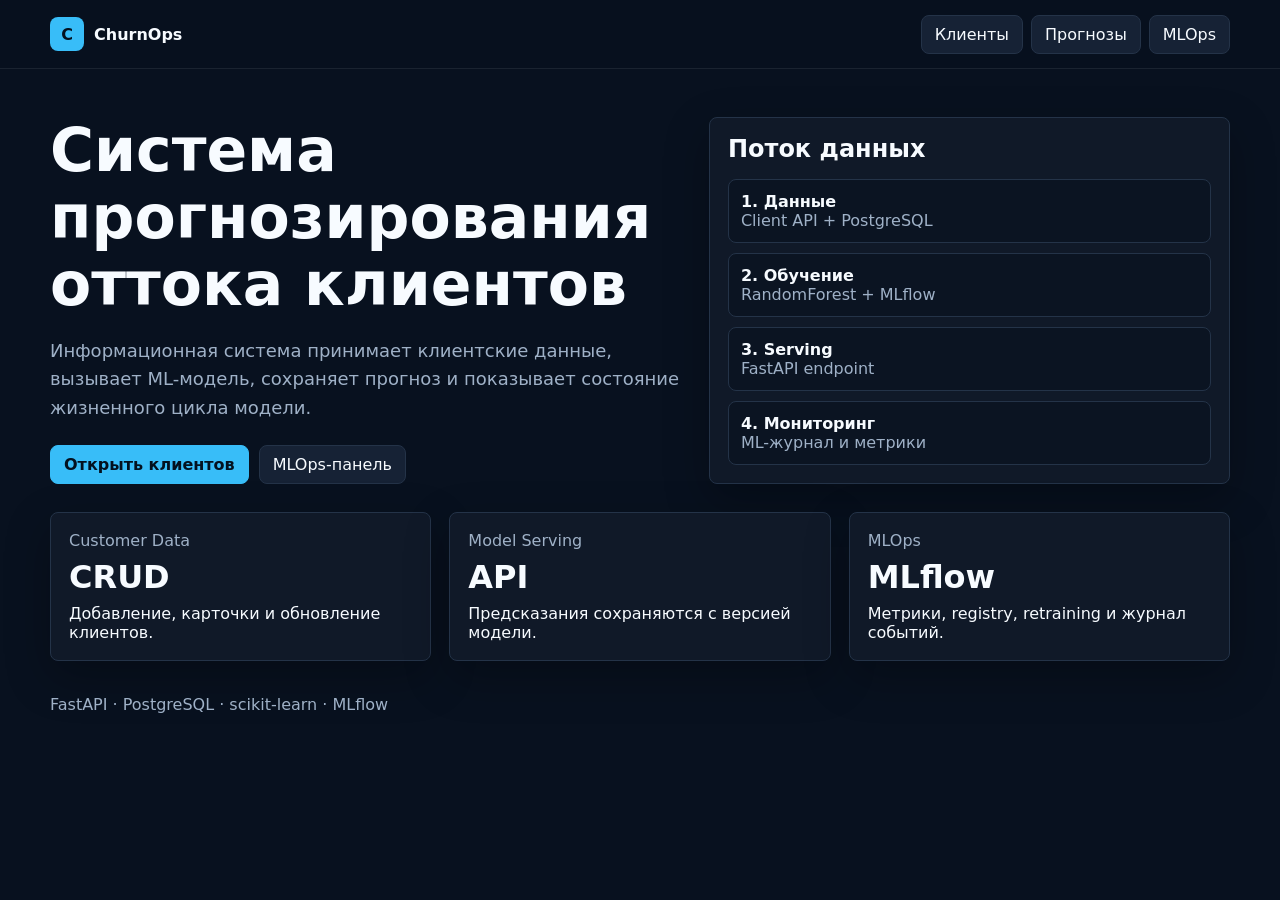
<file: frontend/index.html>
<!doctype html>
<html lang="ru">
  <head>
    <meta charset="utf-8" />
    <meta name="viewport" content="width=device-width, initial-scale=1" />
    <title>ChurnOps | Главная</title>
    <link rel="stylesheet" href="css/styles.css" />
  </head>
  <body>
    <header class="topbar">
      <nav class="shell nav">
        <a class="brand" href="index.html"><span class="brand-mark">C</span>ChurnOps</a>
        <div class="nav-links">
          <a href="clients.html">Клиенты</a>
          <a href="predictions.html">Прогнозы</a>
          <a href="ml_dashboard.html">MLOps</a>
        </div>
      </nav>
    </header>

    <main class="shell">
      <section class="hero">
        <div class="hero-grid">
          <div>
            <h1>Система прогнозирования оттока клиентов</h1>
            <p class="lead">
              Информационная система принимает клиентские данные, вызывает ML-модель, сохраняет прогноз и показывает состояние жизненного цикла модели.
            </p>
            <div class="toolbar" style="margin-top: 22px">
              <a class="button primary" href="clients.html">Открыть клиентов</a>
              <a class="button" href="ml_dashboard.html">MLOps-панель</a>
            </div>
          </div>
          <div class="card">
            <div class="card-body">
              <h2>Поток данных</h2>
              <div class="log-list" style="margin-top: 16px">
                <div class="log-item"><strong>1. Данные</strong><div class="muted">Client API + PostgreSQL</div></div>
                <div class="log-item"><strong>2. Обучение</strong><div class="muted">RandomForest + MLflow</div></div>
                <div class="log-item"><strong>3. Serving</strong><div class="muted">FastAPI endpoint</div></div>
                <div class="log-item"><strong>4. Мониторинг</strong><div class="muted">ML-журнал и метрики</div></div>
              </div>
            </div>
          </div>
        </div>
      </section>

      <section class="grid three">
        <a class="card" href="clients.html">
          <div class="card-body metric">
            <span class="muted">Customer Data</span>
            <span class="value">CRUD</span>
            <span>Добавление, карточки и обновление клиентов.</span>
          </div>
        </a>
        <a class="card" href="predictions.html">
          <div class="card-body metric">
            <span class="muted">Model Serving</span>
            <span class="value">API</span>
            <span>Предсказания сохраняются с версией модели.</span>
          </div>
        </a>
        <a class="card" href="ml_dashboard.html">
          <div class="card-body metric">
            <span class="muted">MLOps</span>
            <span class="value">MLflow</span>
            <span>Метрики, registry, retraining и журнал событий.</span>
          </div>
        </a>
      </section>
    </main>

    <footer class="shell">FastAPI · PostgreSQL · scikit-learn · MLflow</footer>
  </body>
</html>
</file>
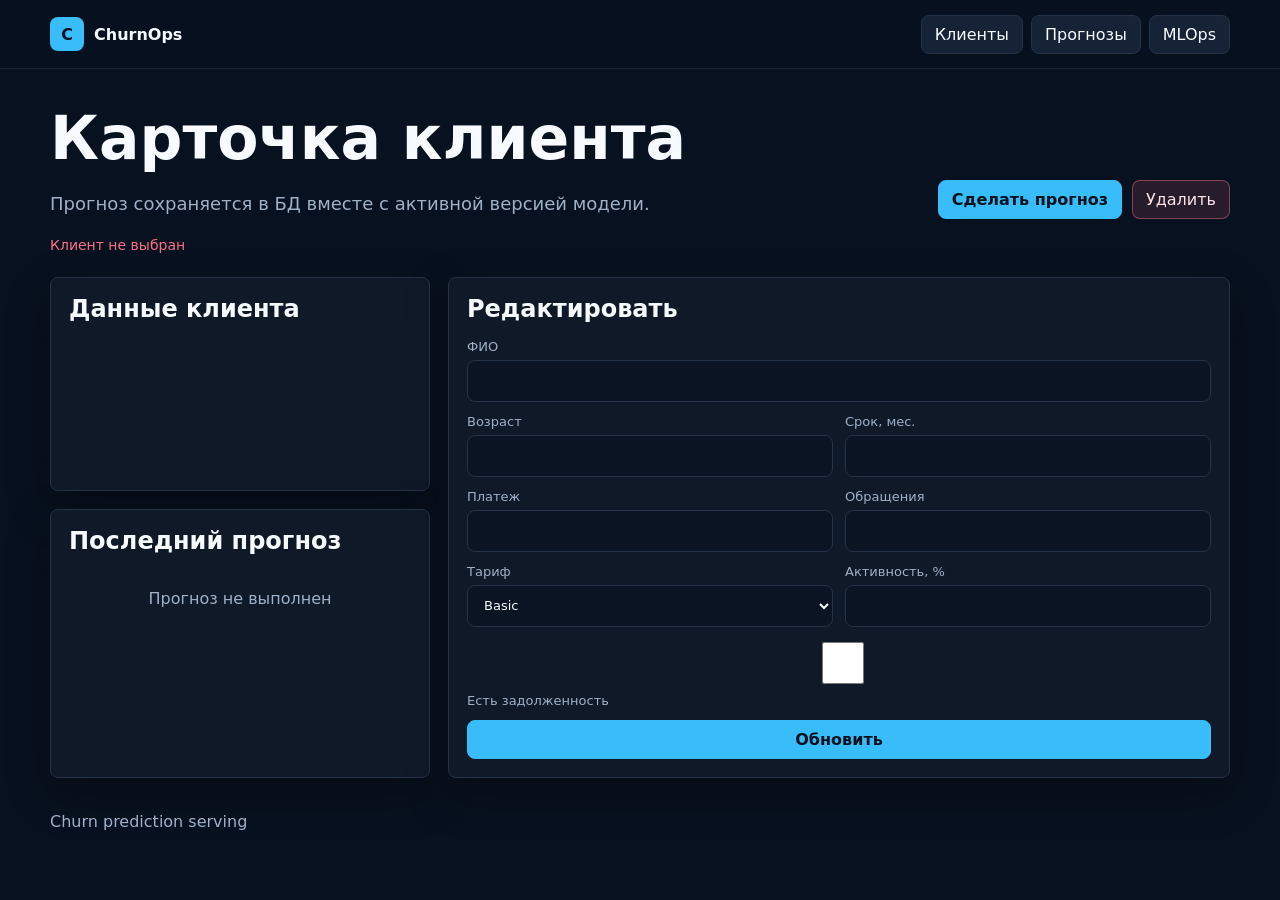
<file: frontend/client_detail.html>
<!doctype html>
<html lang="ru">
  <head>
    <meta charset="utf-8" />
    <meta name="viewport" content="width=device-width, initial-scale=1" />
    <title>ChurnOps | Карточка клиента</title>
    <link rel="stylesheet" href="css/styles.css" />
    <script defer src="js/api.js"></script>
    <script defer src="js/clients.js"></script>
  </head>
  <body>
    <header class="topbar">
      <nav class="shell nav">
        <a class="brand" href="index.html"><span class="brand-mark">C</span>ChurnOps</a>
        <div class="nav-links">
          <a href="clients.html">Клиенты</a>
          <a href="predictions.html">Прогнозы</a>
          <a href="ml_dashboard.html">MLOps</a>
        </div>
      </nav>
    </header>

    <main class="shell">
      <div class="page-head">
        <div>
          <h1>Карточка клиента</h1>
          <p class="lead">Прогноз сохраняется в БД вместе с активной версией модели.</p>
        </div>
        <div class="toolbar">
          <button class="primary" data-predict-client>Сделать прогноз</button>
          <button class="danger" data-delete-client>Удалить</button>
        </div>
      </div>
      <div class="status" data-client-status></div>

      <section class="grid two" style="margin-top: 16px">
        <div class="grid">
          <div class="card">
            <div class="card-body">
              <h2>Данные клиента</h2>
              <div style="margin-top: 16px" data-client-detail></div>
            </div>
          </div>
          <div class="card">
            <div class="card-body">
              <h2>Последний прогноз</h2>
              <div style="margin-top: 16px" data-prediction-panel>
                <div class="empty">Прогноз не выполнен</div>
              </div>
            </div>
          </div>
        </div>

        <div class="card">
          <div class="card-body">
            <h2>Редактировать</h2>
            <form class="form-grid" data-client-update-form style="margin-top: 16px">
              <label class="wide">ФИО<input name="full_name" required minlength="2" /></label>
              <label>Возраст<input name="age" type="number" required min="18" max="100" /></label>
              <label>Срок, мес.<input name="tenure_months" type="number" required min="0" max="360" /></label>
              <label>Платеж<input name="monthly_payment" type="number" required min="0" step="0.01" /></label>
              <label>Обращения<input name="support_requests" type="number" required min="0" /></label>
              <label>
                Тариф
                <select name="tariff_type">
                  <option value="basic">Basic</option>
                  <option value="standard">Standard</option>
                  <option value="premium">Premium</option>
                  <option value="enterprise">Enterprise</option>
                </select>
              </label>
              <label>Активность, %<input name="last_month_activity" type="number" required min="0" max="100" /></label>
              <label class="wide"><input name="has_debt" type="checkbox" /> Есть задолженность</label>
              <button class="primary wide" type="submit">Обновить</button>
            </form>
          </div>
        </div>
      </section>
    </main>

    <footer class="shell">Churn prediction serving</footer>
  </body>
</html>
</file>
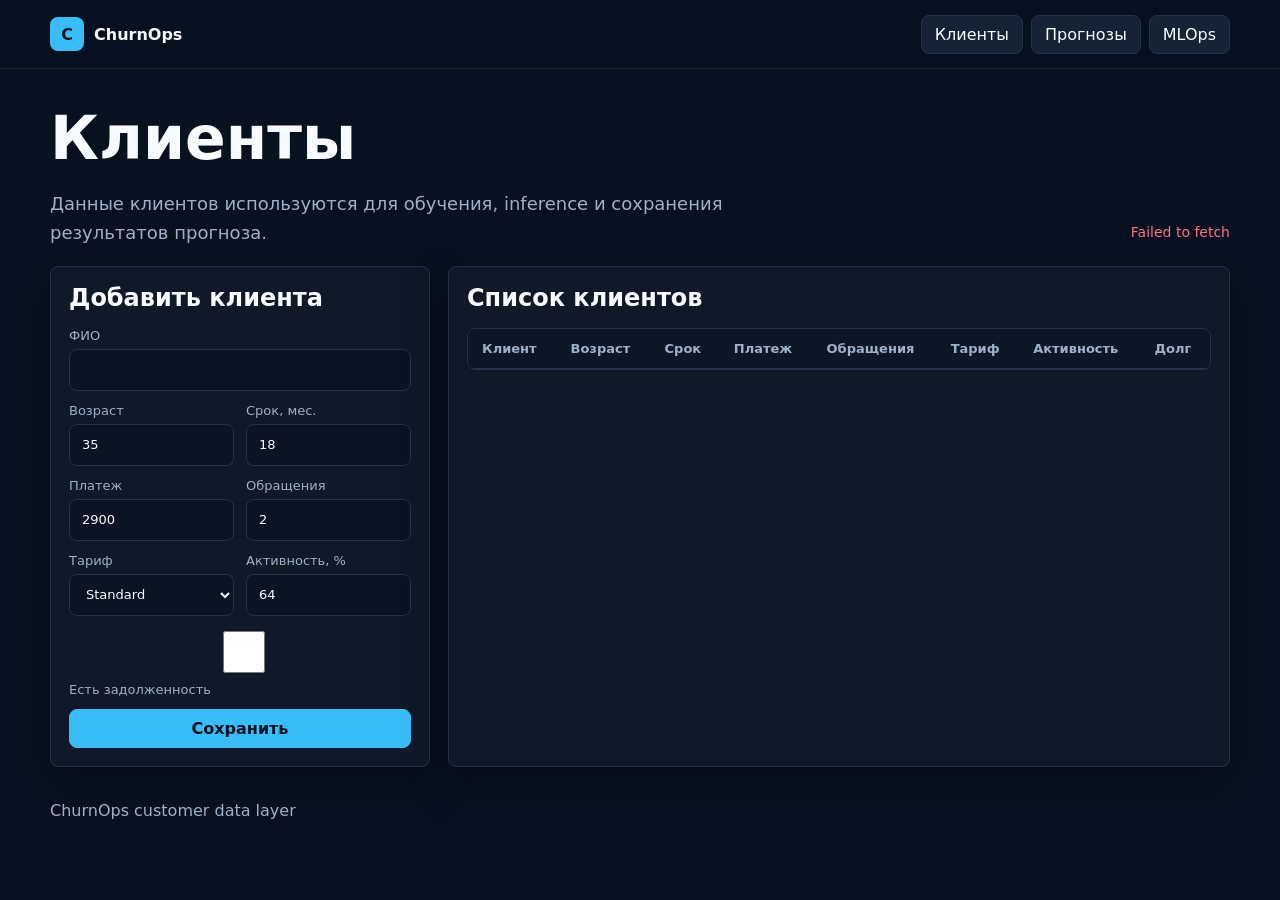
<file: frontend/clients.html>
<!doctype html>
<html lang="ru">
  <head>
    <meta charset="utf-8" />
    <meta name="viewport" content="width=device-width, initial-scale=1" />
    <title>ChurnOps | Клиенты</title>
    <link rel="stylesheet" href="css/styles.css" />
    <script defer src="js/api.js"></script>
    <script defer src="js/clients.js"></script>
  </head>
  <body>
    <header class="topbar">
      <nav class="shell nav">
        <a class="brand" href="index.html"><span class="brand-mark">C</span>ChurnOps</a>
        <div class="nav-links">
          <a href="clients.html">Клиенты</a>
          <a href="predictions.html">Прогнозы</a>
          <a href="ml_dashboard.html">MLOps</a>
        </div>
      </nav>
    </header>

    <main class="shell">
      <div class="page-head">
        <div>
          <h1>Клиенты</h1>
          <p class="lead">Данные клиентов используются для обучения, inference и сохранения результатов прогноза.</p>
        </div>
        <div class="status" data-client-status></div>
      </div>

      <section class="grid two">
        <div class="card">
          <div class="card-body">
            <h2>Добавить клиента</h2>
            <form class="form-grid" data-client-form style="margin-top: 16px">
              <label class="wide">ФИО<input name="full_name" required minlength="2" /></label>
              <label>Возраст<input name="age" type="number" required min="18" max="100" value="35" /></label>
              <label>Срок, мес.<input name="tenure_months" type="number" required min="0" max="360" value="18" /></label>
              <label>Платеж<input name="monthly_payment" type="number" required min="0" step="0.01" value="2900" /></label>
              <label>Обращения<input name="support_requests" type="number" required min="0" value="2" /></label>
              <label>
                Тариф
                <select name="tariff_type">
                  <option value="basic">Basic</option>
                  <option value="standard" selected>Standard</option>
                  <option value="premium">Premium</option>
                  <option value="enterprise">Enterprise</option>
                </select>
              </label>
              <label>Активность, %<input name="last_month_activity" type="number" required min="0" max="100" value="64" /></label>
              <label class="wide"><input name="has_debt" type="checkbox" /> Есть задолженность</label>
              <button class="primary wide" type="submit">Сохранить</button>
            </form>
          </div>
        </div>

        <div class="card">
          <div class="card-body">
            <h2>Список клиентов</h2>
            <div class="table-wrap" style="margin-top: 16px">
              <table>
                <thead>
                  <tr>
                    <th>Клиент</th>
                    <th>Возраст</th>
                    <th>Срок</th>
                    <th>Платеж</th>
                    <th>Обращения</th>
                    <th>Тариф</th>
                    <th>Активность</th>
                    <th>Долг</th>
                  </tr>
                </thead>
                <tbody data-clients-table></tbody>
              </table>
            </div>
          </div>
        </div>
      </section>
    </main>

    <footer class="shell">ChurnOps customer data layer</footer>
  </body>
</html>
</file>
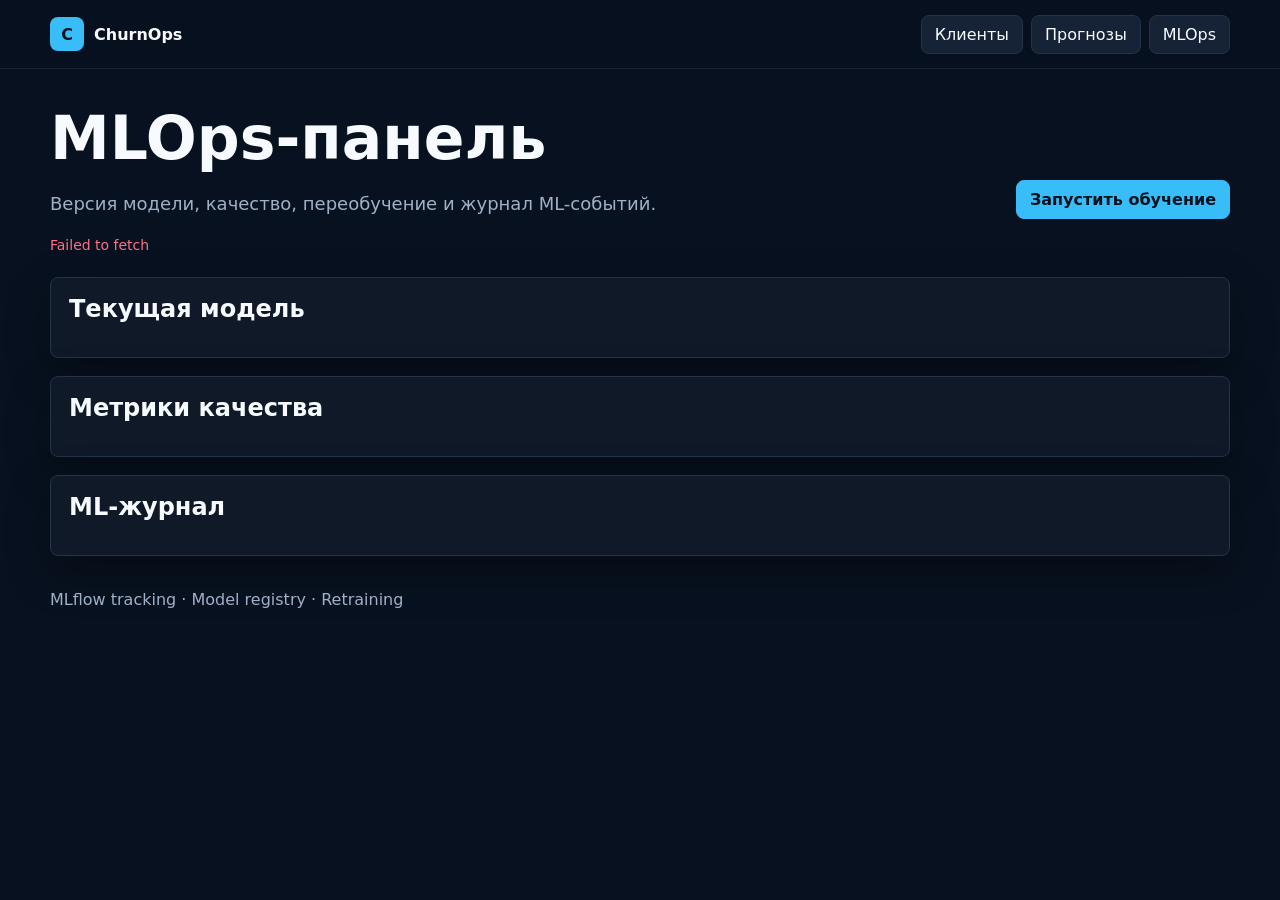
<file: frontend/ml_dashboard.html>
<!doctype html>
<html lang="ru">
  <head>
    <meta charset="utf-8" />
    <meta name="viewport" content="width=device-width, initial-scale=1" />
    <title>ChurnOps | MLOps</title>
    <link rel="stylesheet" href="css/styles.css" />
    <script defer src="js/api.js"></script>
    <script defer src="js/ml_dashboard.js"></script>
  </head>
  <body>
    <header class="topbar">
      <nav class="shell nav">
        <a class="brand" href="index.html"><span class="brand-mark">C</span>ChurnOps</a>
        <div class="nav-links">
          <a href="clients.html">Клиенты</a>
          <a href="predictions.html">Прогнозы</a>
          <a href="ml_dashboard.html">MLOps</a>
        </div>
      </nav>
    </header>

    <main class="shell">
      <div class="page-head">
        <div>
          <h1>MLOps-панель</h1>
          <p class="lead">Версия модели, качество, переобучение и журнал ML-событий.</p>
        </div>
        <div class="toolbar">
          <button class="primary" data-train-model>Запустить обучение</button>
        </div>
      </div>
      <div class="status" data-ml-status></div>

      <section class="grid" style="margin-top: 16px">
        <div class="card">
          <div class="card-body">
            <h2>Текущая модель</h2>
            <div style="margin-top: 16px" data-model-version></div>
          </div>
        </div>

        <div class="card">
          <div class="card-body">
            <h2>Метрики качества</h2>
            <div style="margin-top: 16px" data-model-metrics></div>
          </div>
        </div>

        <div class="card">
          <div class="card-body">
            <h2>ML-журнал</h2>
            <div class="log-list" style="margin-top: 16px" data-ml-logs></div>
          </div>
        </div>
      </section>
    </main>

    <footer class="shell">MLflow tracking · Model registry · Retraining</footer>
  </body>
</html>
</file>
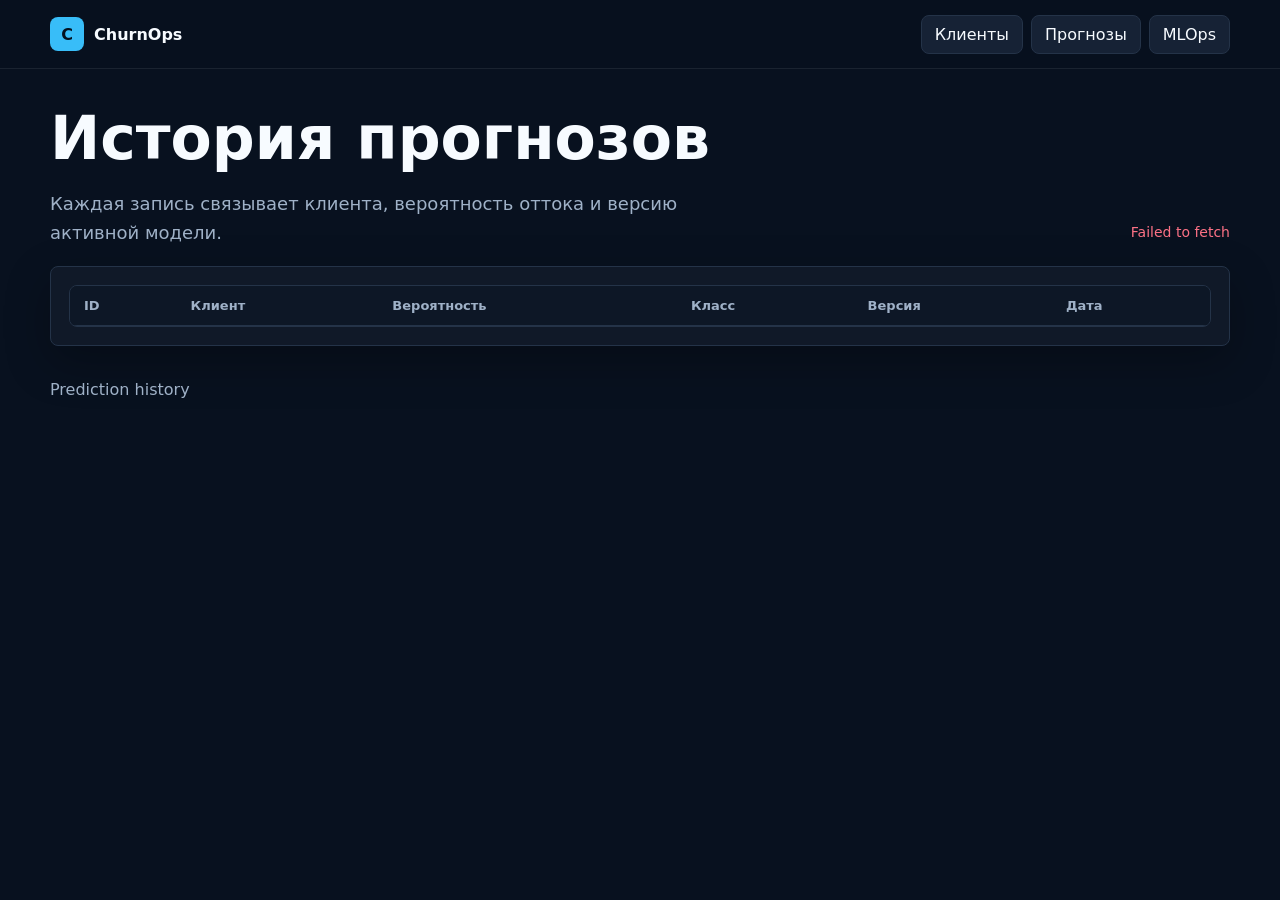
<file: frontend/predictions.html>
<!doctype html>
<html lang="ru">
  <head>
    <meta charset="utf-8" />
    <meta name="viewport" content="width=device-width, initial-scale=1" />
    <title>ChurnOps | Прогнозы</title>
    <link rel="stylesheet" href="css/styles.css" />
    <script defer src="js/api.js"></script>
    <script defer src="js/predictions.js"></script>
  </head>
  <body>
    <header class="topbar">
      <nav class="shell nav">
        <a class="brand" href="index.html"><span class="brand-mark">C</span>ChurnOps</a>
        <div class="nav-links">
          <a href="clients.html">Клиенты</a>
          <a href="predictions.html">Прогнозы</a>
          <a href="ml_dashboard.html">MLOps</a>
        </div>
      </nav>
    </header>

    <main class="shell">
      <div class="page-head">
        <div>
          <h1>История прогнозов</h1>
          <p class="lead">Каждая запись связывает клиента, вероятность оттока и версию активной модели.</p>
        </div>
        <div class="status" data-predictions-status></div>
      </div>

      <section class="card">
        <div class="card-body">
          <div class="table-wrap">
            <table>
              <thead>
                <tr>
                  <th>ID</th>
                  <th>Клиент</th>
                  <th>Вероятность</th>
                  <th>Класс</th>
                  <th>Версия</th>
                  <th>Дата</th>
                </tr>
              </thead>
              <tbody data-predictions-table></tbody>
            </table>
          </div>
        </div>
      </section>
    </main>

    <footer class="shell">Prediction history</footer>
  </body>
</html>
</file>
<file: frontend/css/styles.css>
:root {
  --bg: #08111f;
  --surface: #101928;
  --surface-2: #162235;
  --line: #243348;
  --text: #f7fbff;
  --muted: #9fb1c7;
  --accent: #38bdf8;
  --accent-strong: #0ea5e9;
  --danger: #fb7185;
  --warning: #fbbf24;
  --success: #34d399;
  --shadow: 0 16px 45px rgba(0, 0, 0, 0.28);
}

* {
  box-sizing: border-box;
}

body {
  margin: 0;
  min-height: 100vh;
  background: var(--bg);
  color: var(--text);
  font-family: Inter, ui-sans-serif, system-ui, -apple-system, BlinkMacSystemFont, "Segoe UI", sans-serif;
  letter-spacing: 0;
}

a {
  color: inherit;
  text-decoration: none;
}

.shell {
  width: min(1180px, calc(100% - 32px));
  margin: 0 auto;
}

.topbar {
  position: sticky;
  top: 0;
  z-index: 10;
  border-bottom: 1px solid rgba(255, 255, 255, 0.08);
  background: rgba(8, 17, 31, 0.92);
  backdrop-filter: blur(12px);
}

.nav {
  display: flex;
  align-items: center;
  justify-content: space-between;
  min-height: 68px;
  gap: 18px;
}

.brand {
  display: flex;
  align-items: center;
  gap: 10px;
  font-weight: 800;
}

.brand-mark {
  width: 34px;
  height: 34px;
  border-radius: 8px;
  display: grid;
  place-items: center;
  color: #03111f;
  background: var(--accent);
  font-weight: 900;
}

.nav-links {
  display: flex;
  flex-wrap: wrap;
  gap: 8px;
  justify-content: flex-end;
}

.nav-links a,
.button,
button {
  min-height: 38px;
  border: 1px solid var(--line);
  border-radius: 8px;
  padding: 9px 13px;
  color: var(--text);
  background: var(--surface-2);
  cursor: pointer;
  font: inherit;
  transition: transform 0.16s ease, border-color 0.16s ease, background 0.16s ease;
}

.nav-links a:hover,
.button:hover,
button:hover {
  transform: translateY(-1px);
  border-color: var(--accent);
  background: #1b2d45;
}

.button.primary,
button.primary {
  color: #03111f;
  border-color: var(--accent);
  background: var(--accent);
  font-weight: 800;
}

.button.danger,
button.danger {
  border-color: rgba(251, 113, 133, 0.45);
  color: #ffe4e9;
  background: rgba(251, 113, 133, 0.12);
}

.hero {
  padding: 48px 0 28px;
}

.hero-grid {
  display: grid;
  grid-template-columns: minmax(0, 1.1fr) minmax(280px, 0.9fr);
  gap: 22px;
  align-items: stretch;
}

h1,
h2,
h3 {
  margin: 0;
  line-height: 1.12;
  letter-spacing: 0;
}

h1 {
  font-size: clamp(32px, 5vw, 60px);
}

h2 {
  font-size: 24px;
}

h3 {
  font-size: 17px;
}

.lead {
  max-width: 720px;
  margin: 18px 0 0;
  color: var(--muted);
  font-size: 18px;
  line-height: 1.6;
}

.page-head {
  display: flex;
  justify-content: space-between;
  gap: 16px;
  align-items: flex-end;
  padding: 36px 0 18px;
}

.grid {
  display: grid;
  gap: 18px;
}

.grid.two {
  grid-template-columns: minmax(280px, 380px) minmax(0, 1fr);
}

.grid.three {
  grid-template-columns: repeat(3, minmax(0, 1fr));
}

.card {
  border: 1px solid var(--line);
  border-radius: 8px;
  background: var(--surface);
  box-shadow: var(--shadow);
}

.card-body {
  padding: 18px;
}

.metric {
  display: flex;
  flex-direction: column;
  gap: 8px;
}

.metric .value {
  font-size: 32px;
  font-weight: 850;
}

.muted {
  color: var(--muted);
}

.toolbar {
  display: flex;
  flex-wrap: wrap;
  gap: 10px;
  align-items: center;
}

.form-grid {
  display: grid;
  grid-template-columns: repeat(2, minmax(0, 1fr));
  gap: 12px;
}

.form-grid .wide {
  grid-column: 1 / -1;
}

label {
  display: grid;
  gap: 6px;
  color: var(--muted);
  font-size: 13px;
}

input,
select {
  width: 100%;
  min-height: 42px;
  border: 1px solid var(--line);
  border-radius: 8px;
  padding: 10px 12px;
  background: #0b1422;
  color: var(--text);
  font: inherit;
  outline: none;
}

input:focus,
select:focus {
  border-color: var(--accent);
}

.table-wrap {
  width: 100%;
  overflow-x: auto;
  border-radius: 8px;
  border: 1px solid var(--line);
}

table {
  width: 100%;
  min-width: 720px;
  border-collapse: collapse;
}

th,
td {
  padding: 12px 14px;
  border-bottom: 1px solid var(--line);
  text-align: left;
  vertical-align: middle;
}

th {
  color: var(--muted);
  font-size: 13px;
  font-weight: 700;
  background: #0d1726;
}

tr:last-child td {
  border-bottom: 0;
}

.pill {
  display: inline-flex;
  align-items: center;
  min-height: 28px;
  border-radius: 999px;
  padding: 5px 10px;
  border: 1px solid var(--line);
  color: var(--muted);
  background: rgba(255, 255, 255, 0.04);
  font-size: 13px;
  white-space: nowrap;
}

.risk-low {
  color: var(--success);
  border-color: rgba(52, 211, 153, 0.35);
}

.risk-mid {
  color: var(--warning);
  border-color: rgba(251, 191, 36, 0.35);
}

.risk-high {
  color: var(--danger);
  border-color: rgba(251, 113, 133, 0.35);
}

.status {
  min-height: 24px;
  color: var(--muted);
  font-size: 14px;
}

.status.error {
  color: var(--danger);
}

.detail-list {
  display: grid;
  grid-template-columns: repeat(2, minmax(0, 1fr));
  gap: 12px;
}

.detail-item {
  border: 1px solid var(--line);
  border-radius: 8px;
  padding: 12px;
  background: #0b1422;
}

.detail-item span {
  display: block;
  color: var(--muted);
  font-size: 13px;
  margin-bottom: 4px;
}

.log-list {
  display: grid;
  gap: 10px;
}

.log-item {
  padding: 12px;
  border: 1px solid var(--line);
  border-radius: 8px;
  background: #0b1422;
}

.empty {
  color: var(--muted);
  padding: 18px;
  text-align: center;
}

footer {
  padding: 34px 0;
  color: var(--muted);
}

@media (max-width: 860px) {
  .nav {
    align-items: flex-start;
    flex-direction: column;
    padding: 14px 0;
  }

  .hero-grid,
  .grid.two,
  .grid.three {
    grid-template-columns: 1fr;
  }

  .page-head {
    align-items: flex-start;
    flex-direction: column;
  }
}

@media (max-width: 560px) {
  .shell {
    width: min(100% - 20px, 1180px);
  }

  .form-grid,
  .detail-list {
    grid-template-columns: 1fr;
  }

  h1 {
    font-size: 32px;
  }
}
</file>
